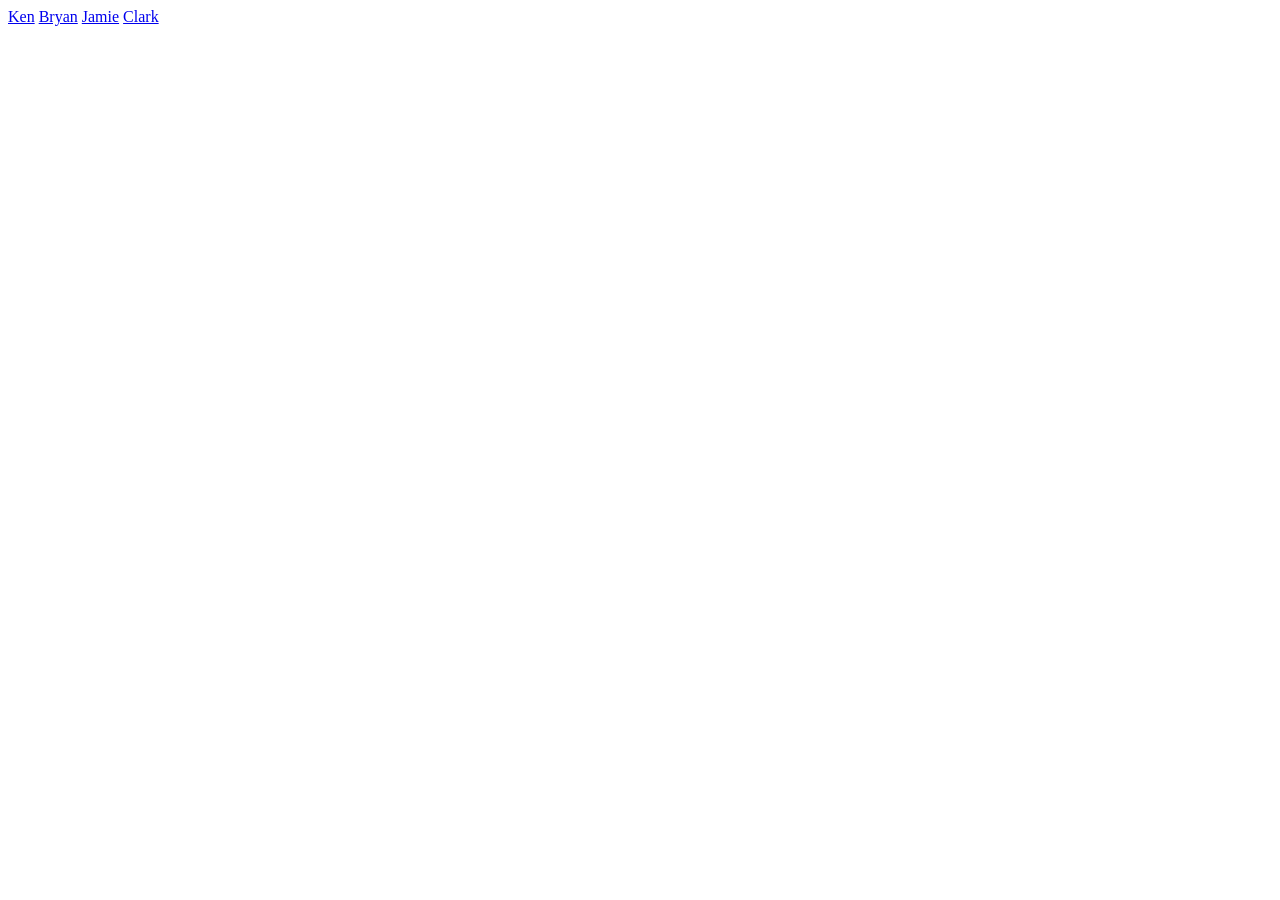
<file: index.html>
<!DOCTYPE html>
<html lang="en">
<head>
    <meta charset="UTF-8">
    <meta name="viewport" content="width=device-width, initial-scale=1.0">
    <title>Document</title>
</head>
<body>
    <a href="ken.html">Ken</a>
    <a href="bryan.html">Bryan</a>
    <a href="jamie.html">Jamie</a>
    <a href="clark.html">Clark</a>
</body>
</html>
</file>
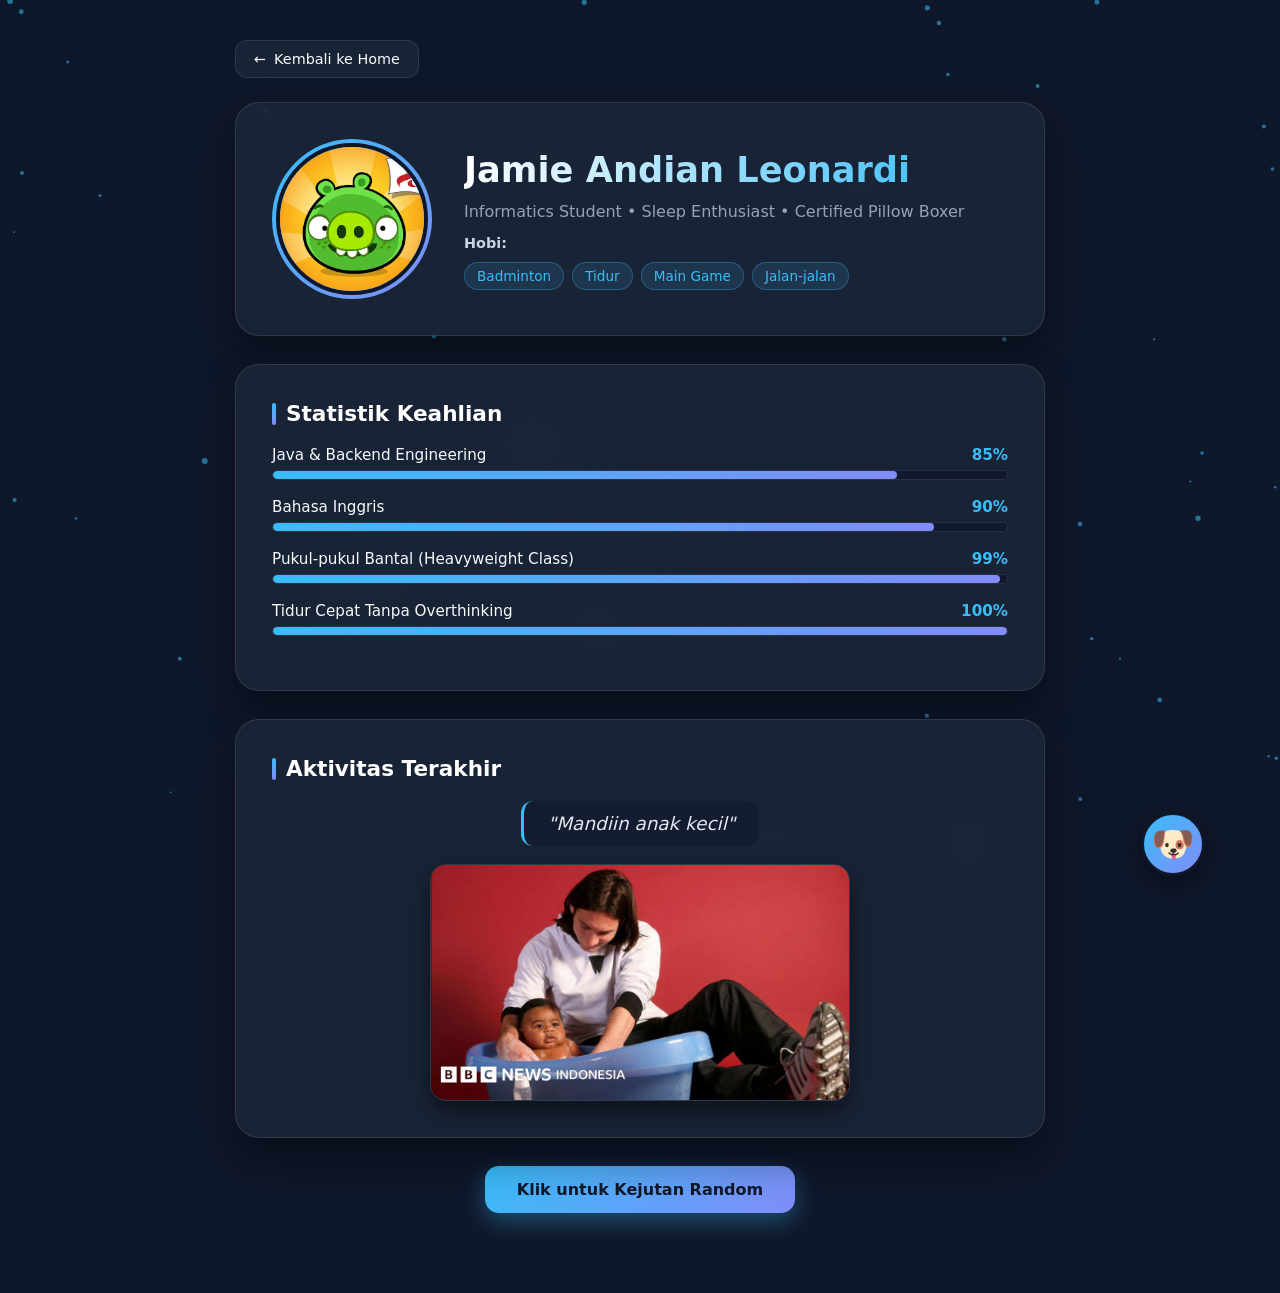
<file: jamie.html>
<!DOCTYPE html>
<html lang="id">

<head>
    <meta charset="UTF-8">
    <meta name="viewport" content="width=device-width, initial-scale=1.0">
    <title>Profil Jamie | Super Team</title>
    <link rel="stylesheet" href="jamie.css">
</head>

<body>
    <canvas id="bg-canvas"></canvas>

    <div class="container">
        <nav class="top-nav">
            <a href="index.html" class="btn-home">
                <span>&larr;</span> Kembali ke Home
            </a>
        </nav>

        <section class="glass-card">
            <div class="profile-header">
                <div class="profile-img-wrapper">
                    <img src="jamies.jpg" alt="Foto terbaik abad ini">
                </div>
                <div class="profile-info">
                    <h1>Jamie Andian Leonardi</h1>
                    <p class="subtitle">
                        Informatics Student &bull; Sleep Enthusiast &bull; Certified Pillow Boxer
                    </p>
                    <div>
                        <strong class="hobby-label">Hobi:</strong>
                        <div class="tag-group">
                            <span class="tag">Badminton</span>
                            <span class="tag">Tidur</span>
                            <span class="tag">Main Game</span>
                            <span class="tag">Jalan-jalan</span>
                        </div>
                    </div>
                </div>
            </div>
        </section>

        <section class="glass-card">
            <h2 class="section-title">Statistik Keahlian</h2>

            <div class="skill-item">
                <div class="skill-header">
                    <span>Java & Backend Engineering</span>
                    <span class="skill-percent">85%</span>
                </div>
                <div class="progress-bar-bg">
                    <div class="progress-bar-fill" data-width="85%"></div>
                </div>
            </div>

            <div class="skill-item">
                <div class="skill-header">
                    <span>Bahasa Inggris</span>
                    <span class="skill-percent">90%</span>
                </div>
                <div class="progress-bar-bg">
                    <div class="progress-bar-fill" data-width="90%"></div>
                </div>
            </div>

            <div class="skill-item">
                <div class="skill-header">
                    <span>Pukul-pukul Bantal (Heavyweight Class)</span>
                    <span class="skill-percent">99%</span>
                </div>
                <div class="progress-bar-bg">
                    <div class="progress-bar-fill" data-width="99%"></div>
                </div>
            </div>

            <div class="skill-item">
                <div class="skill-header">
                    <span>Tidur Cepat Tanpa Overthinking</span>
                    <span class="skill-percent">100%</span>
                </div>
                <div class="progress-bar-bg">
                    <div class="progress-bar-fill" data-width="100%"></div>
                </div>
            </div>
        </section>

        <section class="glass-card">
            <h2 class="section-title">Aktivitas Terakhir</h2>
            <div class="activity-box">
                <p class="activity-quote">"Mandiin anak kecil"</p>
                <img class="activity-img" src="Messi mandiin yamal.jpg" alt="memandikan calon goat">
            </div>
        </section>

        <div class="surprise-wrapper">
            <button class="btn-surprise" id="surprise-btn">
                Klik untuk Kejutan Random
            </button>
        </div>
    </div>

    <div class="modal-overlay" id="surprise-modal">
        <div class="modal-card">
            <span class="modal-emoji" id="modal-emoji"></span>
            <h3 class="modal-title" id="modal-title"></h3>
            <p class="modal-text" id="modal-text"></p>
            <div class="modal-actions">
                <button class="btn-modal btn-reroll" id="reroll-btn">Acak Lagi</button>
                <button class="btn-modal btn-close" id="close-modal-btn">Tutup</button>
            </div>
        </div>
    </div>

    <div id="dog-pet" title="Klik aku!">
        <div class="dog-bubble" id="dog-speech">Guk! Halo, klik aku!</div>
        <div class="dog-avatar" id="dog-avatar">🐶</div>
    </div>

    <script src="jamie.js"></script>
</body>

</html>
</file>
<file: jamie.css>
:root {
    --bg-primary: #0f172a;
    --bg-card: rgba(30, 41, 59, 0.75);
    --accent: #38bdf8;
    --accent-secondary: #818cf8;
    --text-main: #f8fafc;
    --text-muted: #94a3b8;
    --border-glass: rgba(255, 255, 255, 0.1);
}

* {
    margin: 0;
    padding: 0;
    box-sizing: border-box;
    font-family: 'Segoe UI', system-ui, -apple-system, sans-serif;
}

body {
    background-color: var(--bg-primary);
    color: var(--text-main);
    min-height: 100vh;
    overflow-x: hidden;
    position: relative;
}

#bg-canvas {
    position: fixed;
    top: 0;
    left: 0;
    width: 100%;
    height: 100%;
    z-index: 0;
    pointer-events: none;
}

.container {
    position: relative;
    z-index: 1;
    max-width: 850px;
    margin: 0 auto;
    padding: 40px 20px 80px;
}

.top-nav {
    margin-bottom: 24px;
}

.btn-home {
    display: inline-flex;
    align-items: center;
    gap: 8px;
    padding: 10px 18px;
    background: var(--bg-card);
    border: 1px solid var(--border-glass);
    color: var(--text-main);
    text-decoration: none;
    border-radius: 12px;
    font-size: 0.9rem;
    font-weight: 500;
    backdrop-filter: blur(12px);
    transition: all 0.3s ease;
}

.btn-home:hover {
    border-color: var(--accent);
    transform: translateX(-4px);
    box-shadow: 0 4px 20px rgba(56, 189, 248, 0.2);
}

.glass-card {
    background: var(--bg-card);
    border: 1px solid var(--border-glass);
    border-radius: 24px;
    padding: 36px;
    backdrop-filter: blur(16px);
    box-shadow: 0 20px 40px rgba(0, 0, 0, 0.4);
    margin-bottom: 28px;
}

.profile-header {
    display: flex;
    align-items: center;
    gap: 32px;
    flex-wrap: wrap;
}

.profile-img-wrapper {
    position: relative;
    width: 160px;
    height: 160px;
    border-radius: 50%;
    padding: 4px;
    background: linear-gradient(135deg, var(--accent), var(--accent-secondary));
    flex-shrink: 0;
}

.profile-img-wrapper img {
    width: 100%;
    height: 100%;
    object-fit: cover;
    border-radius: 50%;
    border: 4px solid var(--bg-primary);
    transition: transform 0.4s ease;
}

.profile-img-wrapper:hover img {
    transform: scale(1.05) rotate(2deg);
}

.profile-info h1 {
    font-size: 2.2rem;
    font-weight: 700;
    background: linear-gradient(to right, #fff, var(--accent));
    -webkit-background-clip: text;
    -webkit-text-fill-color: transparent;
    margin-bottom: 12px;
}

.subtitle {
    color: var(--text-muted);
    margin-bottom: 12px;
}

.hobby-label {
    font-size: 0.9rem;
    color: #cbd5e1;
}

.tag-group {
    display: flex;
    flex-wrap: wrap;
    gap: 8px;
    margin-top: 10px;
}

.tag {
    background: rgba(56, 189, 248, 0.12);
    border: 1px solid rgba(56, 189, 248, 0.3);
    color: var(--accent);
    padding: 5px 12px;
    border-radius: 20px;
    font-size: 0.85rem;
}

.section-title {
    font-size: 1.35rem;
    margin-bottom: 20px;
    display: flex;
    align-items: center;
    gap: 10px;
    color: #fff;
}

.section-title::before {
    content: '';
    display: inline-block;
    width: 4px;
    height: 22px;
    background: linear-gradient(to bottom, var(--accent), var(--accent-secondary));
    border-radius: 4px;
}

.skill-item {
    margin-bottom: 18px;
}

.skill-header {
    display: flex;
    justify-content: space-between;
    margin-bottom: 6px;
    font-size: 0.95rem;
}

.skill-percent {
    color: var(--accent);
    font-weight: 600;
}

.progress-bar-bg {
    width: 100%;
    height: 10px;
    background: rgba(15, 23, 42, 0.8);
    border-radius: 10px;
    overflow: hidden;
    border: 1px solid var(--border-glass);
}

.progress-bar-fill {
    height: 100%;
    width: 0;
    background: linear-gradient(90deg, var(--accent), var(--accent-secondary));
    border-radius: 10px;
    transition: width 1.4s cubic-bezier(0.22, 1, 0.36, 1);
}

.activity-box {
    display: flex;
    flex-direction: column;
    align-items: center;
    text-align: center;
}

.activity-quote {
    font-style: italic;
    font-size: 1.15rem;
    color: #e2e8f0;
    margin-bottom: 18px;
    background: rgba(15, 23, 42, 0.5);
    padding: 12px 24px;
    border-radius: 12px;
    border-left: 3px solid var(--accent);
}

.activity-img {
    max-width: 100%;
    width: 420px;
    border-radius: 16px;
    border: 1px solid var(--border-glass);
    box-shadow: 0 10px 25px rgba(0, 0, 0, 0.5);
    transition: transform 0.3s ease;
}

.activity-img:hover {
    transform: scale(1.02);
}

.surprise-wrapper {
    text-align: center;
    margin-top: 10px;
}

.btn-surprise {
    background: linear-gradient(135deg, var(--accent), var(--accent-secondary));
    color: #0f172a;
    font-weight: 700;
    font-size: 1rem;
    padding: 14px 32px;
    border: none;
    border-radius: 14px;
    cursor: pointer;
    box-shadow: 0 8px 25px rgba(56, 189, 248, 0.35);
    transition: all 0.3s ease;
}

.btn-surprise:hover {
    transform: translateY(-3px) scale(1.03);
    box-shadow: 0 12px 30px rgba(129, 140, 248, 0.5);
}

.btn-surprise:active {
    transform: scale(0.97);
}

/* Modal Pop-up Surprise */
.modal-overlay {
    position: fixed;
    inset: 0;
    background: rgba(2, 6, 23, 0.8);
    backdrop-filter: blur(8px);
    display: flex;
    align-items: center;
    justify-content: center;
    z-index: 1000;
    opacity: 0;
    visibility: hidden;
    transition: all 0.3s ease;
    padding: 20px;
}

.modal-overlay.active {
    opacity: 1;
    visibility: visible;
}

.modal-card {
    background: #1e293b;
    border: 1px solid rgba(56, 189, 248, 0.4);
    border-radius: 24px;
    max-width: 440px;
    width: 100%;
    padding: 32px;
    text-align: center;
    transform: scale(0.85);
    transition: transform 0.3s cubic-bezier(0.34, 1.56, 0.64, 1);
    box-shadow: 0 25px 50px rgba(0, 0, 0, 0.6);
}

.modal-overlay.active .modal-card {
    transform: scale(1);
}

.modal-emoji {
    font-size: 3.5rem;
    margin-bottom: 14px;
    display: block;
}

.modal-title {
    font-size: 1.3rem;
    color: var(--accent);
    margin-bottom: 10px;
}

.modal-text {
    color: #cbd5e1;
    line-height: 1.6;
    margin-bottom: 24px;
}

.modal-actions {
    display: flex;
    gap: 12px;
    justify-content: center;
}

.btn-modal {
    padding: 10px 20px;
    border-radius: 10px;
    border: none;
    font-weight: 600;
    cursor: pointer;
    transition: 0.2s;
}

.btn-reroll {
    background: var(--accent);
    color: #0f172a;
}

.btn-close {
    background: rgba(255, 255, 255, 0.1);
    color: #fff;
}

/* Virtual Pet (Karakter Anjing) */
#dog-pet {
    position: fixed;
    bottom: 24px;
    right: 24px;
    z-index: 999;
    cursor: pointer;
    user-select: none;
    display: flex;
    flex-direction: column;
    align-items: center;
    transition: transform 0.2s ease;
}

.dog-bubble {
    background: #fff;
    color: #0f172a;
    padding: 6px 12px;
    border-radius: 12px;
    font-size: 0.8rem;
    font-weight: 600;
    margin-bottom: 6px;
    box-shadow: 0 4px 12px rgba(0, 0, 0, 0.3);
    opacity: 0;
    transform: translateY(5px);
    transition: all 0.3s ease;
    white-space: nowrap;
}

#dog-pet:hover .dog-bubble,
.dog-bubble.show {
    opacity: 1;
    transform: translateY(0);
}

.dog-avatar {
    width: 64px;
    height: 64px;
    background: linear-gradient(135deg, #38bdf8, #818cf8);
    border-radius: 50%;
    display: flex;
    align-items: center;
    justify-content: center;
    font-size: 2.2rem;
    box-shadow: 0 8px 20px rgba(0, 0, 0, 0.4);
    border: 3px solid #0f172a;
    animation: dogFloat 3s ease-in-out infinite;
}

@keyframes dogFloat {
    0%, 100% { transform: translateY(0); }
    50% { transform: translateY(-6px); }
}

.dog-bounce {
    animation: dogJump 0.5s ease !important;
}

@keyframes dogJump {
    0% { transform: scale(1) translateY(0); }
    40% { transform: scale(1.2) translateY(-18px) rotate(-10deg); }
    70% { transform: scale(0.95) translateY(0) rotate(8deg); }
    100% { transform: scale(1) translateY(0) rotate(0); }
}

@media (max-width: 600px) {
    .profile-header {
        flex-direction: column;
        text-align: center;
    }
    .tag-group {
        justify-content: center;
    }
}
</file>
